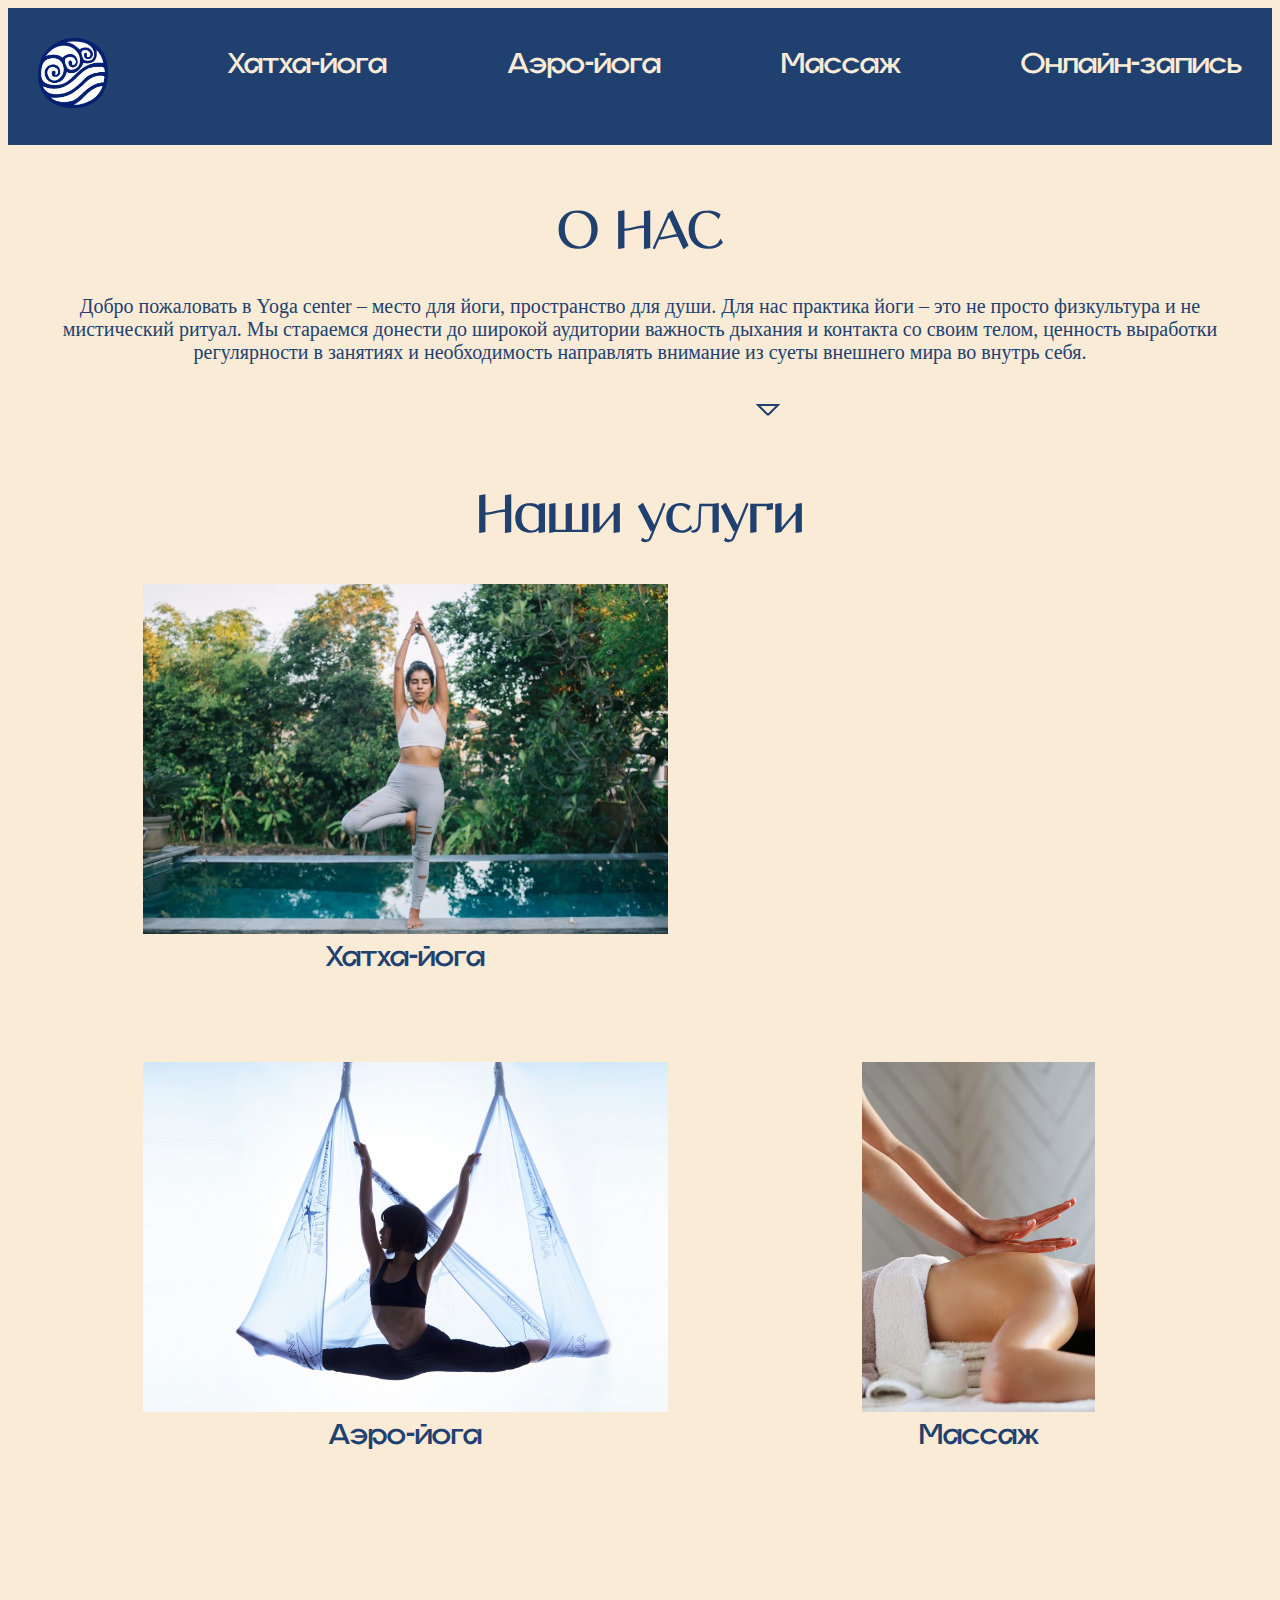
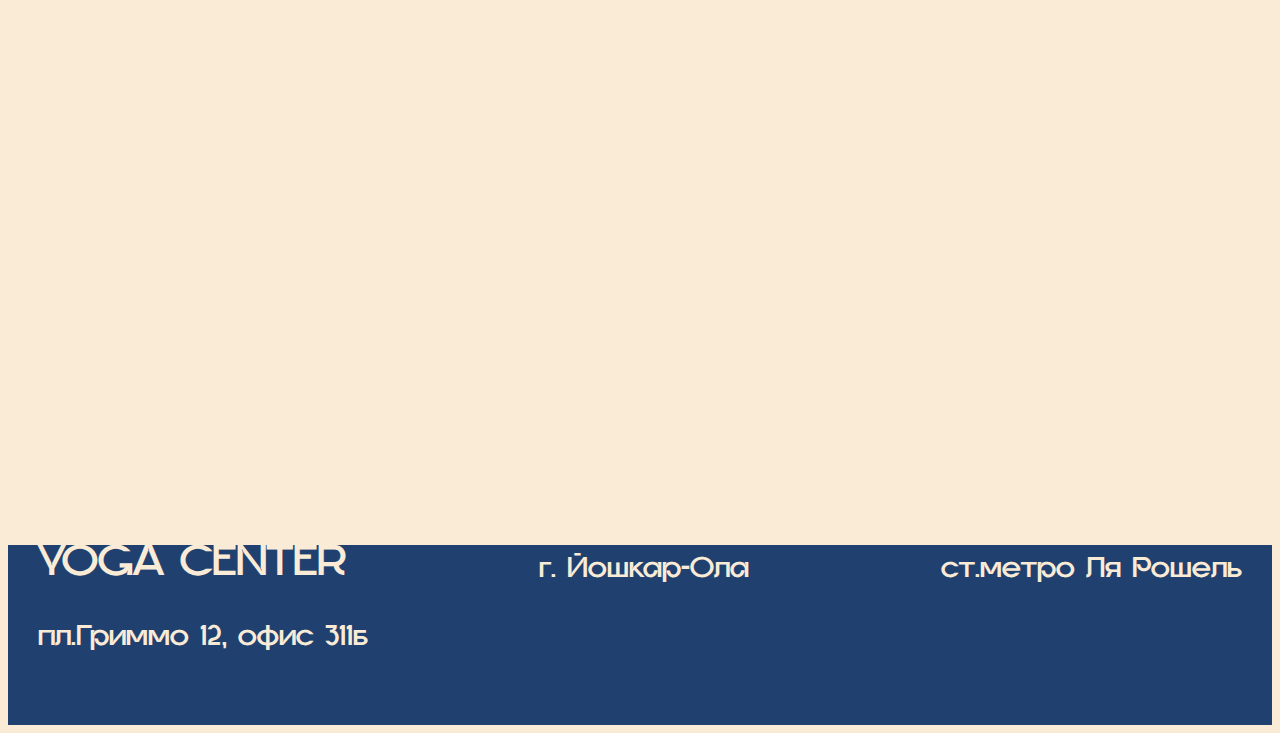
<file: index.html>
<!DOCTYPE html>
<html lang="en">
    <head>
        <meta charset="UTF-8">
        <link href="style.css" rel="stylesheet">
        <link href="style.css.map" rel="stylesheet">
        <title>Yoga center</title>
        
    </head>
     <body>
        <nav>
            <div class="container">
                <a href="index.html">
                    <img class="main" src="sign.png" title="Домашняя страница">
                </a>
                <a href="second.html">Хатха-йога</a>
                <a href="fourth.html">Аэро-йога</a>
                <a href="fifth.html">Массаж</a>
                <a href="third.html">Онлайн-запись</a>
            </div>
        </nav>

        <main>
            <div class="container">
                <div class="cell">
                    <h1>О НАС</h1>
                </div>

                <div class="cell">
                    <p>Добро пожаловать в Yoga center – место для йоги, пространство для души. Для нас практика йоги – это не просто физкультура и не мистический ритуал. Мы стараемся донести до широкой аудитории важность дыхания и контакта со своим телом, ценность выработки регулярности в занятиях и необходимость направлять внимание из суеты внешнего мира во внутрь себя.</p>
                </div>
                <div class="svg">
                    <svg xmlns="http://www.w3.org/2000/svg" width="775px" height="80px">
                        <polyline points="760,70 750,60 770,60 760,70 " fill="none" stroke="rgb(32, 65, 112)" stroke-width="2"/>
                    </svg>
                </div>

                <div class="cell">
                    <h1>Наши услуги</h1>
                </div>

                <div class="container">
                    <div class="img-1">
                        <div class="scale">
                            <figure>
                                <a href="second.html" title="Подробнее"><img src="hatha.jpg"></a>
                                <figcaption>Хатха-йога</figcaption>
                            </figure> 
                        </div>
                        <div class="scale">
                            <figure>
                                <a href="fourth.html" title="Подробнее"><img src="fly.jpg" ></a>
                                <figcaption>Аэро-йога</figcaption>
                            </figure>
                            
                        </div>
                        <div class="scale">
                            <figure>
                                <a href="fifth.html" title="Подробнее"><img src="massage.avif" ></a>
                                <figcaption>Массаж</figcaption>
                            </figure>  
                        </div> 
                    </div>
                </div>
            </div>
        </main>
        <footer>
            <div class="container">     
                <p class="big-text">YOGA CENTER</p>
                <p>г. Йошкар-Ола</p>
                <p>cт.метро Ля Рошель</p>
                <p>пл.Гриммо 12, офис 311б</p>
            </div>        
        </footer>       
     </body>
</html>
</file>
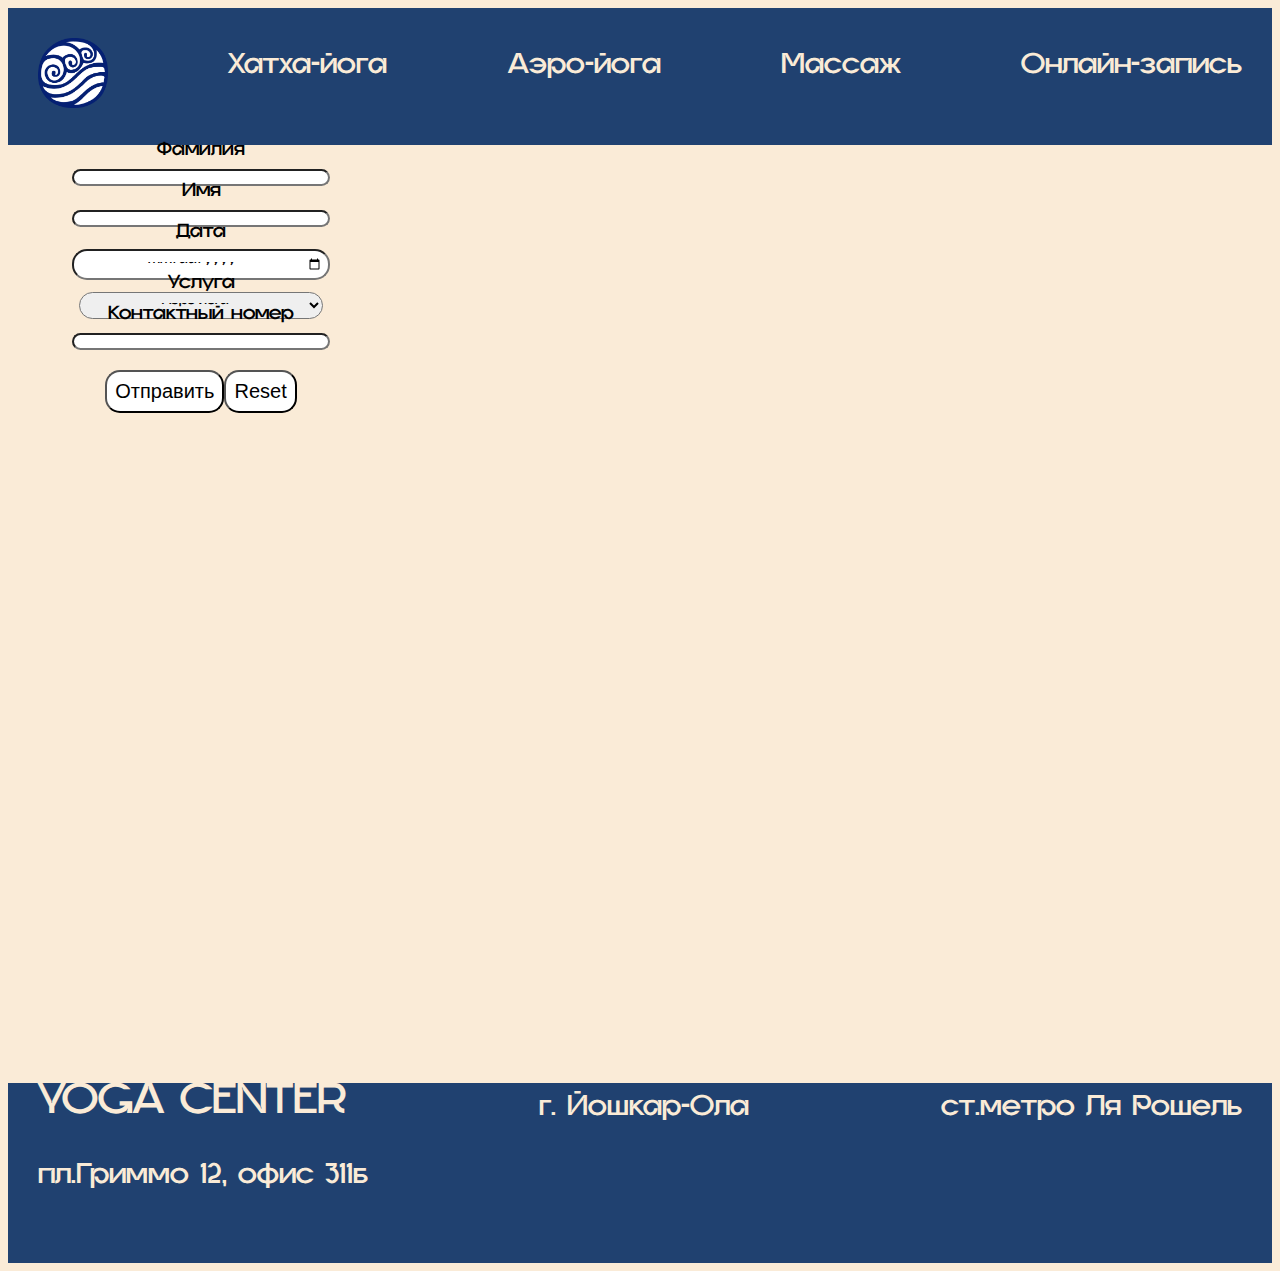
<file: third.html>
<!DOCTYPE html>
<html lang="en">
    <head>
        <meta charset="UTF-8">
        <link href="style.css" rel="stylesheet">
        <link href="style.css.map" rel="stylesheet">
        <link href="style2.css" rel="stylesheet">
        <title>Form</title>
        
    </head>
     <body>
        <nav>
            <div class="container">
                <a href="index.html">
                    <img class="main" src="sign.png" title="Домашняя страница">
                </a>
                <a href="second.html">Хатха-йога</a>
                <a href="fourth.html">Аэро-йога</a>
                <a href="fifth.html">Массаж</a>
                <a href="third.html">Онлайн-запись</a>
            </div>
        </nav>

        <main >
            <div class="container">
                <xml>
                    <?xml-stylesheet ?>
                        <form class="form">
                            <label >Фамилия</label><br>
                            <input type="text" style="width: 80%;" class="form" id="form"><br>
            
                            <label>Имя</label><br>
                            <input type="text" style="width: 80%;" class="form" id="form"><br>
            
                            <label>Дата </label><br>
                            <input type="date" style="width: 80%;" class="form" id="form"><br>
            
                            <label>Услуга</label><br>
                                <select type="text" style="width: 80%;" class="form" id="form">
                                    <option>Аэро-йога</option>
                                    <option>Хатха-йога</option>
                                    <option>Массаж</option>
                                </select> <br>
            
                            <label>Контактный номер</label><br>
                            <input type="text" style="width: 80%;" class="form" id="form"><br>
            
                            <input  type="submit" value="Отправить"><input type="reset">
                        </form>    
                </xml>   
            </div>
        </main>

        <footer>
            <div class="container">     
                <p class="big-text">YOGA CENTER</p>
                <p>г. Йошкар-Ола</p>
                <p>cт.метро Ля Рошель</p>
                <p>пл.Гриммо 12, офис 311б</p>
            </div>        
        </footer>      
     </body>
</html>
</file>
<file: style.css>
@charset "UTF-8";
@font-face {
  font-family: "Gropled-Bold";
  src: url(Gropled-Bold.otf);
}
@font-face {
  font-family: "Gropled-Bold";
  src: url(Gropled-Bold.otf);
}
@font-face {
  font-family: "Vetrino";
  src: url(Vetrino.otf);
}
@font-face {
  font-family: "EdgeDisplay";
  src: url(EdgeDisplay-Bold.otf);
}
body {
  background-color: antiquewhite;
}

nav {
  background-color: rgb(32, 65, 112);
  height: auto;
  width: 100%;
}
nav .container {
  display: flex;
  flex-wrap: wrap;
  height: auto;
  flex-direction: row;
  justify-content: space-between;
  align-items: center;
  width: 100%;
}
nav .container a {
  font-family: "Gropled-Bold";
  color: antiquewhite;
  text-align: center;
  text-decoration: none;
  font-size: 30px;
  padding: 30px;
}
nav .container .main {
  height: 70px;
  width: 70px;
  margin-left: auto;
}

main {
  width: 100%;
  display: flex;
  flex-wrap: wrap;
  height: auto;
  flex-direction: row;
  justify-content: space-between;
  align-items: center;
  width: 100%;
}
main .container {
  display: flex;
  flex-wrap: wrap;
  height: auto;
  flex-direction: row;
  justify-content: space-between;
  align-items: center;
  width: 100%;
}
main .container a {
  font-family: "Gropled-Bold";
  color: rgb(32, 65, 112);
  text-decoration: none;
  font-size: 30px;
  padding: 30px;
  text-align: center;
}
main .container .form {
  width: 100%;
  border-radius: 15px;
  font-family: "Gropled-Bold";
  text-align: center;
  align-items: center;
}
main .container .image_2 {
  height: auto;
  width: 250px;
  float: right;
  padding-left: 10px;
  padding-right: 10px;
  padding-bottom: 10px;
}
main .container .image_1 {
  height: 350px;
  float: left;
  padding-left: 10px;
  padding-right: 10px;
  padding-bottom: 10px;
}
main .container .cell-1 {
  margin: 20px;
  padding: auto;
  height: 350px;
  width: 100%;
}
main .container .cell-1 p {
  font-size: 25px;
  color: rgb(32, 65, 112);
}
main .container .cell {
  width: 100%;
  flex-basis: 100%;
  text-align: center;
  height: 40px;
  font-size: 20px;
  margin: 30px;
}
main .container .cell p {
  color: rgb(32, 65, 112);
  width: auto;
}
main .container .cell h1 {
  font-size: 50px;
  font-family: "Vetrino";
  color: rgb(32, 65, 112);
  margin: 30px;
}
main .container .img-1 .scale {
  display: inline-block; /* Строчно-блочный элемент */
  overflow: hidden; /* Скрываем всё за контуром */
}
main .container .img-1 .scale img {
  transition: 1s; /* Время эффекта */
  height: 350px;
  width: auto;
  padding: 5px;
  margin: 20px;
}
main .container .img-1 .scale img:hover {
  transform: scale(1.2); /* Увеличиваем масштаб */
}
main .container .img-1 figure {
  display: inline-block;
  width: 100%;
  text-align: center;
  font-family: "Gropled-Bold";
  color: rgb(32, 65, 112);
  font-size: 30px;
}

footer {
  background-color: rgb(32, 65, 112);
  height: 150px;
  margin-top: 660px;
  height: 180px;
  width: auto;
}
footer .container {
  display: flex;
  flex-wrap: wrap;
  height: auto;
  flex-direction: row;
  justify-content: space-between;
  align-items: center;
  width: 100%;
}
footer .container .big-text {
  font-size: 45px;
}
footer .container .image {
  height: 50px;
  width: 50px;
}
footer .container p {
  font-size: 30px;
  font-family: "Gropled-Bold";
  color: antiquewhite;
  margin: 15px;
  padding: 15px;
}/*# sourceMappingURL=style.css.map */
</file>
<file: style2.css>
.form {
    max-height: 100%;
    width: auto;
    border-radius: 15px;
    padding: 10px;
    align-items: center;
    text-align: center;
    margin-left: 30px;
    margin-right: 30px;
}
label {
    font-size: 20px;
    padding: 10px;
    margin: 10px;
}
input[type="text"] {
    border-radius: 15px;
    text-align: center;
    background-color: white;
    margin: 10px;
    padding: 5px;
    width: 80%;
}
input[type="date"] {
  border-radius: 15px;
  text-align: center;
  background-color: white;
  margin: 8px;
  padding: 5px;
  width: 80%;
}
input[type="submit"] {
    border-radius: 15px;
    font-size: 20px;
    text-align: center;
    background-color: white;
    margin-top: 10px;
    padding: 8px;
}
input[type="reset"] {
    border-radius: 15px;
    font-size: 20px;
    text-align: center;
    background-color: white;
    margin-top: 10px;
    padding: 8px;
}
</file>
